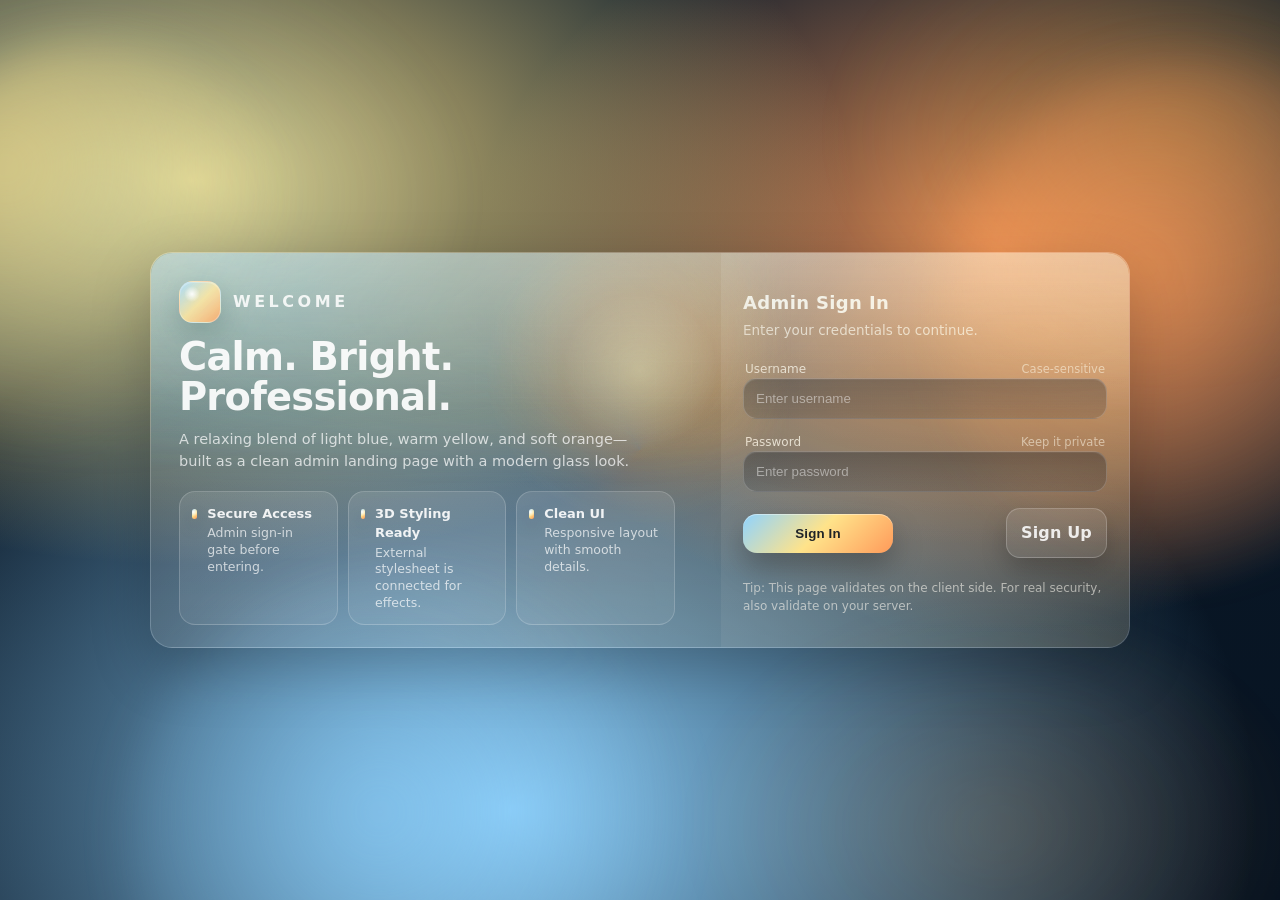
<file: index.html>
<!DOCTYPE html>
<html lang="en">
<head>
  <meta charset="UTF-8" />
  <meta name="viewport" content="width=device-width,initial-scale=1,maximum-scale=1,user-scalable=no,viewport-fit=cover" />
  <meta name="mobile-web-app-capable" content="yes" />
  <meta name="apple-mobile-web-app-capable" content="yes" />
  <title>Admin Sign In</title>

  <!-- External stylesheet for your 3D effects / professional design -->
  <link rel="stylesheet" href="style.css" />

  <style>
    :root{
      --sky: #8fd3ff;
      --sun: #ffe38a;
      --orange: #ff9a5a;
      --deep: #0b1b2b;
      --card: rgba(255,255,255,.16);
      --card2: rgba(255,255,255,.10);
      --stroke: rgba(255,255,255,.28);
      --shadow: rgba(0,0,0,.22);
      --text: rgba(255,255,255,.92);
      --muted: rgba(255,255,255,.72);
      --danger: #ff3b66;
      --ok: #22c55e;
      --focus: rgba(255,255,255,.22);
    }

    *{ box-sizing:border-box; }
    html,body{ height:100%; width:100%; }
    html{ overflow:hidden; }
    body{
      margin:0;
      font-family: ui-sans-serif, system-ui, -apple-system, Segoe UI, Roboto, Helvetica, Arial, "Apple Color Emoji","Segoe UI Emoji";
      color: var(--text);
      overflow:hidden; /* prevent panning to "outside" */
      position:relative;

      /* lock background to viewport to avoid visual "outside" on some zoom behaviors */
      background:
        radial-gradient(1200px 700px at 15% 20%, rgba(255,227,138,.95), rgba(255,227,138,0) 55%),
        radial-gradient(900px 650px at 78% 28%, rgba(255,154,90,.90), rgba(255,154,90,0) 58%),
        radial-gradient(1200px 900px at 40% 90%, rgba(143,211,255,.95), rgba(143,211,255,0) 62%),
        linear-gradient(180deg, #0b1b2b 0%, #071321 100%);
      background-attachment: fixed;
    }

    /* App viewport container: always exact screen size */
    .viewport{
      position: fixed;
      inset: 0;
      width: 100vw;
      height: 100vh;
      height: 100dvh; /* modern mobile */
      overflow: hidden;
    }

    /* soft animated background orbs */
    .orb{
      position:absolute;
      border-radius:999px;
      filter: blur(22px);
      opacity:.55;
      pointer-events:none;
      transform: translate3d(0,0,0);
      animation: drift 10s ease-in-out infinite;
      mix-blend-mode: screen;
      will-change: transform;
    }
    .orb.one{ width:420px; height:420px; left:-120px; top:40px; background: radial-gradient(circle at 30% 30%, rgba(255,227,138,1), rgba(255,227,138,0) 70%); animation-duration: 12s; }
    .orb.two{ width:520px; height:520px; right:-180px; top:60px; background: radial-gradient(circle at 40% 40%, rgba(255,154,90,1), rgba(255,154,90,0) 72%); animation-duration: 14s; animation-delay: -2s; }
    .orb.three{ width:560px; height:560px; left:10%; bottom:-220px; background: radial-gradient(circle at 45% 45%, rgba(143,211,255,1), rgba(143,211,255,0) 70%); animation-duration: 16s; animation-delay: -5s; }

    @keyframes drift{
      0%,100%{ transform: translate3d(0,0,0) scale(1); }
      50%{ transform: translate3d(18px,-14px,0) scale(1.04); }
    }

    .wrap{
      height: 100%;
      width: 100%;
      display:flex;
      align-items:center;
      justify-content:center;
      padding: 32px 18px;
      position:relative;
      z-index:1;
      overflow:hidden;
    }

    .shell{
      width:min(980px, 100%);
      display:grid;
      grid-template-columns: 1.15fr .85fr;
      gap: 18px;
      align-items:stretch;
    }

    @media (max-width: 900px){
      .shell{ grid-template-columns: 1fr; }
      .wrap{ padding: 22px 14px; }
    }

    .panel{
      border: 1px solid rgba(255,255,255,.22);
      background: linear-gradient(180deg, rgba(255,255,255,.12), rgba(255,255,255,.06));
      box-shadow: 0 20px 60px var(--shadow);
      border-radius: 22px;
      overflow:hidden;
      position:relative;
    }

    .hero{
      padding: 28px 28px 22px;
    }
    .brand{
      display:flex;
      align-items:center;
      gap:12px;
      margin-bottom: 14px;
    }
    .logo{
      width: 42px;
      height: 42px;
      border-radius: 14px;
      border: 1px solid rgba(255,255,255,.28);
      background:
        radial-gradient(12px 12px at 30% 30%, rgba(255,255,255,.95), rgba(255,255,255,0) 65%),
        linear-gradient(135deg, rgba(143,211,255,.95), rgba(255,227,138,.85), rgba(255,154,90,.9));
      box-shadow: inset 0 1px 0 rgba(255,255,255,.25), 0 10px 30px rgba(0,0,0,.22);
    }
    .brand h1{
      font-size: 16px;
      letter-spacing: .22em;
      text-transform: uppercase;
      margin:0;
      color: rgba(255,255,255,.86);
    }

    .headline{
      margin: 14px 0 10px;
      font-size: clamp(26px, 3vw, 40px);
      line-height: 1.05;
      letter-spacing: -.02em;
    }
    .sub{
      margin:0 0 18px;
      color: var(--muted);
      max-width: 52ch;
      line-height:1.55;
      font-size: 14.5px;
    }

    .highlights{
      display:grid;
      grid-template-columns: repeat(3, minmax(0,1fr));
      gap: 10px;
      margin-top: 16px;
    }
    @media (max-width: 520px){
      .highlights{ grid-template-columns: 1fr; }
    }
    .chip{
      padding: 12px 12px;
      border-radius: 16px;
      border: 1px solid rgba(255,255,255,.18);
      background: linear-gradient(180deg, rgba(255,255,255,.10), rgba(255,255,255,.06));
      display:flex;
      gap:10px;
      align-items:flex-start;
    }
    .dot{
      width: 10px;
      height: 10px;
      border-radius: 99px;
      margin-top: 5px;
      background: radial-gradient(circle at 30% 30%, rgba(255,255,255,.95), rgba(255,255,255,0) 60%),
                  linear-gradient(135deg, rgba(143,211,255,1), rgba(255,227,138,1), rgba(255,154,90,1));
      box-shadow: 0 8px 18px rgba(0,0,0,.22);
    }
    .chip b{
      display:block;
      font-size: 13px;
      margin-bottom: 2px;
      color: rgba(255,255,255,.9);
    }
    .chip span{
      display:block;
      font-size: 12.5px;
      color: rgba(255,255,255,.70);
      line-height: 1.35;
    }

    .auth{
      padding: 26px 22px 22px;
      display:flex;
      flex-direction:column;
      justify-content:center;
      background: linear-gradient(180deg, rgba(255,255,255,.10), rgba(255,255,255,.05));
    }
    .auth h2{
      margin: 0 0 4px;
      font-size: 18px;
      letter-spacing: .02em;
    }
    .auth p{
      margin: 0 0 16px;
      color: rgba(255,255,255,.70);
      font-size: 13.5px;
      line-height:1.5;
    }

    form{ display:grid; gap: 10px; }

    label{
      font-size: 12px;
      color: rgba(255,255,255,.78);
      display:flex;
      justify-content:space-between;
      align-items:center;
      gap:10px;
      margin: 4px 2px 0;
    }
    .hint{
      font-size: 11.5px;
      color: rgba(255,255,255,.55);
      user-select:none;
    }

    .field{ position:relative; }
    input{
      width:100%;
      padding: 12px 12px;
      border-radius: 14px;
      border: 1px solid rgba(255,255,255,.18);
      outline:none;
      color: rgba(255,255,255,.92);
      background: linear-gradient(180deg, rgba(15,25,38,.35), rgba(15,25,38,.15));
      box-shadow: inset 0 1px 0 rgba(255,255,255,.06);
      transition: border-color .2s ease, box-shadow .2s ease, transform .08s ease;
    }
    input::placeholder{ color: rgba(255,255,255,.45); }
    input:focus{
      border-color: rgba(255,255,255,.32);
      box-shadow: 0 0 0 6px var(--focus), inset 0 1px 0 rgba(255,255,255,.08);
    }

    .row{
      display:flex;
      gap: 10px;
      align-items:center;
      justify-content:space-between;
      margin-top: 6px;
      flex-wrap:wrap;
    }

    .btn{
      appearance:none;
      border:0;
      cursor:pointer;
      padding: 12px 14px;
      border-radius: 14px;
      font-weight: 650;
      letter-spacing: .01em;
      color: rgba(13,20,30,.92);
      background: linear-gradient(135deg, rgba(143,211,255,1), rgba(255,227,138,1), rgba(255,154,90,1));
      box-shadow: 0 14px 30px rgba(0,0,0,.28), inset 0 1px 0 rgba(255,255,255,.4);
      transition: transform .08s ease, filter .2s ease;
      min-width: 150px;
      text-align:center;
      text-decoration:none;
      display:inline-flex;
      align-items:center;
      justify-content:center;
      gap: 10px;
    }
    .btn:active{ transform: translateY(1px); }
    .btn:hover{ filter: brightness(1.03) saturate(1.05); }

    .ghost{
      background: linear-gradient(180deg, rgba(255,255,255,.10), rgba(255,255,255,.06));
      color: rgba(255,255,255,.88);
      border: 1px solid rgba(255,255,255,.20);
      box-shadow: 0 12px 26px rgba(0,0,0,.20);
      min-width: auto;
      padding: 12px 14px;
    }

    .msg{
      margin-top: 10px;
      border-radius: 14px;
      border: 1px solid rgba(255,255,255,.16);
      background: rgba(0,0,0,.16);
      padding: 10px 12px;
      font-size: 13px;
      color: rgba(255,255,255,.82);
      display:none;
    }
    .msg.show{ display:block; }
    .msg.error{ border-color: rgba(255,59,102,.35); }
    .msg.ok{ border-color: rgba(34,197,94,.35); }

    .foot{
      margin-top: 12px;
      color: rgba(255,255,255,.58);
      font-size: 12px;
      line-height:1.45;
    }

    /* subtle grid overlay */
    .grid{
      position:absolute;
      inset:0;
      pointer-events:none;
      background:
        linear-gradient(rgba(255,255,255,.06) 1px, transparent 1px),
        linear-gradient(90deg, rgba(255,255,255,.06) 1px, transparent 1px);
      background-size: 36px 36px;
      mask-image: radial-gradient(closest-side at 50% 30%, rgba(0,0,0,.9), rgba(0,0,0,0));
      opacity:.35;
    }
  </style>
</head>

<body>
  <div class="viewport" id="viewport">
    <div class="orb one"></div>
    <div class="orb two"></div>
    <div class="orb three"></div>

    <div class="wrap">
      <div class="shell panel">
        <div class="grid"></div>

        <section class="hero">
          <div class="brand">
            <div class="logo" aria-hidden="true"></div>
            <h1>Welcome</h1>
          </div>

          <h2 class="headline">Calm. Bright. Professional.</h2>
          <p class="sub">
            A relaxing blend of light blue, warm yellow, and soft orange—built as a clean admin landing page with a modern glass look.
          </p>

          <div class="highlights" aria-label="Highlights">
            <div class="chip">
              <div class="dot" aria-hidden="true"></div>
              <div>
                <b>Secure Access</b>
                <span>Admin sign-in gate before entering.</span>
              </div>
            </div>
            <div class="chip">
              <div class="dot" aria-hidden="true"></div>
              <div>
                <b>3D Styling Ready</b>
                <span>External stylesheet is connected for effects.</span>
              </div>
            </div>
            <div class="chip">
              <div class="dot" aria-hidden="true"></div>
              <div>
                <b>Clean UI</b>
                <span>Responsive layout with smooth details.</span>
              </div>
            </div>
          </div>
        </section>

        <aside class="auth" aria-label="Admin Sign In">
          <h2>Admin Sign In</h2>
          <p>Enter your credentials to continue.</p>

          <form id="loginForm" autocomplete="off">
            <div>
              <label for="username">Username <span class="hint">Case-sensitive</span></label>
              <div class="field">
                <input id="username" name="username" type="text" placeholder="Enter username" required />
              </div>
            </div>

            <div>
              <label for="password">Password <span class="hint">Keep it private</span></label>
              <div class="field">
                <input id="password" name="password" type="password" placeholder="Enter password" required />
              </div>
            </div>

            <div class="row">
              <button class="btn" type="submit" id="signInBtn">Sign In</button>
              <a class="btn ghost" href="signup.html" aria-label="Go to sign up">Sign Up</a>
            </div>

            <div id="message" class="msg" role="status" aria-live="polite"></div>

            <div class="foot">
              Tip: This page validates on the client side. For real security, also validate on your server.
            </div>
          </form>
        </aside>
      </div>
    </div>
  </div>

  <script>
    // NOTE:
    // - Desktop browser zoom cannot be fully prevented by any reliable/accessible means.
    // - On mobile, disabling zoom is done via the viewport meta tag (already set).

    // Keep the app locked to the visible viewport height on mobile (address bar changes).
    function syncViewportHeight(){
      const v = document.getElementById('viewport');
      if(!v) return;
      v.style.height = window.innerHeight + 'px';
    }
    window.addEventListener('resize', syncViewportHeight, {passive:true});
    window.addEventListener('orientationchange', syncViewportHeight, {passive:true});
    syncViewportHeight();

    // Prevent touch "rubber-band" scroll from revealing outside area.
    document.addEventListener('touchmove', (e) => {
      e.preventDefault();
    }, { passive: false });

    // Prevent CTRL/CMD + wheel zoom (best-effort on desktop).
    document.addEventListener('wheel', (e) => {
      if (e.ctrlKey || e.metaKey) e.preventDefault();
    }, { passive: false });

    // Prevent CTRL/CMD + +/-/0 zoom shortcuts (best-effort).
    document.addEventListener('keydown', (e) => {
      const k = (e.key || '').toLowerCase();
      if ((e.ctrlKey || e.metaKey) && (k === '+' || k === '=' || k === '-' || k === '0')) {
        e.preventDefault();
      }
    });

    // NOTE: Real security must be enforced server-side.
    const form = document.getElementById('loginForm');
    const msg = document.getElementById('message');

    // Obfuscated constants (not shown in the UI). This is NOT secure—only to match the requested behavior.
    const _u = String.fromCharCode(65,100,109,105,110); // "Admin"
    const _p = String.fromCharCode(77,111,114,116,97,108,64,49,50,51); // "Mortal@123"

    function showMessage(text, type){
      msg.textContent = text;
      msg.className = 'msg show ' + (type || '');
    }

    form.addEventListener('submit', (e) => {
      e.preventDefault();

      const u = document.getElementById('username').value.trim();
      const p = document.getElementById('password').value;

      if (u === _u && p === _p) {
        showMessage('Sign in successful. Redirecting…', 'ok');
        setTimeout(() => window.location.href = 'signup.html', 650);
      } else {
        showMessage('Invalid username or password.', 'error');
      }
    });
  </script>
</body>
</html>
</file>
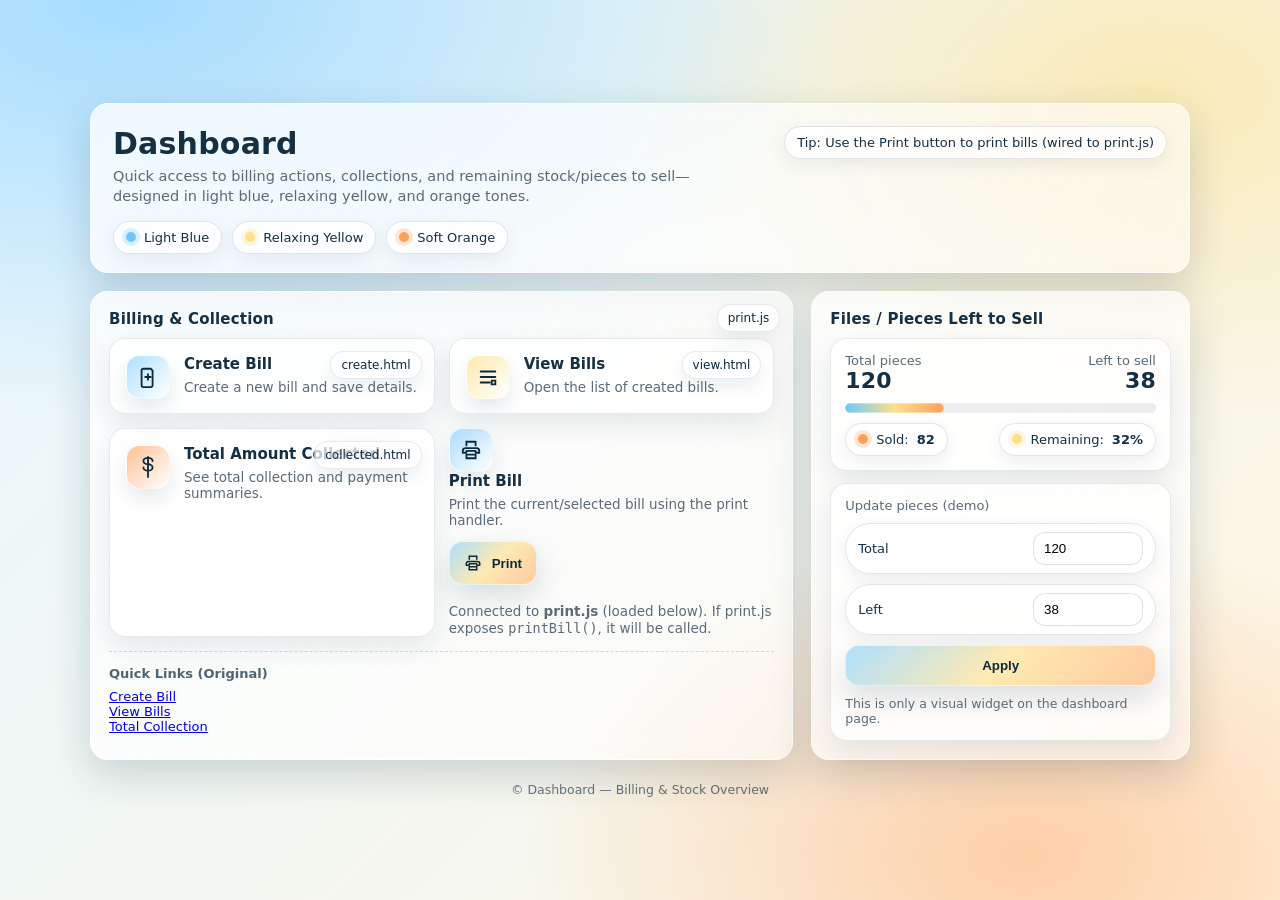
<file: dashboard.html>
<!DOCTYPE html>
<html lang="en">
<head>
  <meta charset="UTF-8" />
  <meta name="viewport" content="width=device-width, initial-scale=1"/>
  <title>Dashboard</title>
  <style>
    :root{
      --blue:#6ec6ff;         /* light blue */
      --blue-2:#e8f7ff;       /* very light blue */
      --yellow:#ffe08a;       /* relaxing yellow */
      --orange:#ff9f5a;       /* soft orange */
      --ink:#153043;
      --muted:#5b6b78;
      --card:#ffffffcc;
      --shadow: 0 14px 40px rgba(12, 46, 74, .18);
      --radius: 18px;
    }

    *{box-sizing:border-box}
    body{
      margin:0;
      font-family: ui-sans-serif, system-ui, -apple-system, Segoe UI, Roboto, Helvetica, Arial, "Apple Color Emoji", "Segoe UI Emoji";
      color:var(--ink);
      min-height:100vh;
      background:
        radial-gradient(1200px 700px at 10% 0%, rgba(110,198,255,.55), transparent 60%),
        radial-gradient(1000px 600px at 90% 10%, rgba(255,224,138,.55), transparent 55%),
        radial-gradient(900px 600px at 80% 95%, rgba(255,159,90,.45), transparent 55%),
        linear-gradient(135deg, var(--blue-2), #fff7e4);
      display:flex;
      align-items:center;
      justify-content:center;
      padding:28px;
    }

    .wrap{
      width:min(1100px, 100%);
      display:grid;
      gap:18px;
    }

    header{
      background: linear-gradient(120deg, rgba(255,255,255,.78), rgba(255,255,255,.55));
      border:1px solid rgba(255,255,255,.7);
      border-radius: var(--radius);
      box-shadow: var(--shadow);
      padding:22px 22px 18px;
      backdrop-filter: blur(10px);
    }

    .top{
      display:flex;
      align-items:flex-start;
      justify-content:space-between;
      gap:14px;
      flex-wrap:wrap;
    }

    h2{
      margin:0;
      font-weight:800;
      letter-spacing:.2px;
      font-size: clamp(22px, 2.4vw, 30px);
    }

    .subtitle{
      margin:6px 0 0;
      color:var(--muted);
      max-width:65ch;
      line-height:1.35;
      font-size: 14.5px;
    }

    .chips{
      display:flex;
      align-items:center;
      gap:10px;
      flex-wrap:wrap;
      margin-top:14px;
    }

    .chip{
      display:inline-flex;
      align-items:center;
      gap:8px;
      padding:8px 12px;
      border-radius: 999px;
      background: rgba(255,255,255,.75);
      border: 1px solid rgba(21,48,67,.12);
      color: var(--ink);
      font-size: 13px;
      box-shadow: 0 6px 18px rgba(12,46,74,.08);
      user-select:none;
    }

    .dot{
      width:10px;height:10px;border-radius:50%;
      background: var(--blue);
      box-shadow: 0 0 0 4px rgba(110,198,255,.25);
    }
    .dot.yellow{ background: var(--yellow); box-shadow: 0 0 0 4px rgba(255,224,138,.25);}
    .dot.orange{ background: var(--orange); box-shadow: 0 0 0 4px rgba(255,159,90,.25);}

    .grid{
      display:grid;
      grid-template-columns: 1.3fr .7fr;
      gap:18px;
    }

    @media (max-width: 900px){
      .grid{ grid-template-columns: 1fr; }
    }

    .panel{
      background: linear-gradient(120deg, rgba(255,255,255,.78), rgba(255,255,255,.56));
      border:1px solid rgba(255,255,255,.7);
      border-radius: var(--radius);
      box-shadow: var(--shadow);
      padding:18px;
      backdrop-filter: blur(10px);
    }

    .panel h3{
      margin:0 0 10px;
      font-size: 15px;
      letter-spacing:.2px;
    }

    .actions{
      display:grid;
      grid-template-columns: repeat(2, minmax(0,1fr));
      gap:14px;
    }

    @media (max-width: 520px){
      .actions{ grid-template-columns: 1fr; }
    }

    a.card{
      text-decoration:none;
      color:inherit;
      background: var(--card);
      border:1px solid rgba(21,48,67,.10);
      border-radius: 16px;
      padding:16px 16px 14px;
      display:flex;
      gap:14px;
      align-items:flex-start;
      box-shadow: 0 10px 26px rgba(12,46,74,.10);
      transition: transform .15s ease, box-shadow .15s ease, border-color .15s ease;
      position:relative;
      overflow:hidden;
    }
    a.card:hover{
      transform: translateY(-2px);
      box-shadow: 0 16px 34px rgba(12,46,74,.16);
      border-color: rgba(21,48,67,.16);
    }

    .icon{
      width:44px;height:44px;border-radius: 14px;
      display:grid;place-items:center;
      flex:0 0 auto;
      color:#0b2a3f;
      background: radial-gradient(circle at 30% 20%, rgba(255,255,255,.9), rgba(255,255,255,.55));
      border:1px solid rgba(255,255,255,.7);
      box-shadow: 0 10px 20px rgba(12,46,74,.10);
    }

    .icon.blue{ background: linear-gradient(135deg, rgba(110,198,255,.55), rgba(255,255,255,.6));}
    .icon.yellow{ background: linear-gradient(135deg, rgba(255,224,138,.7), rgba(255,255,255,.6));}
    .icon.orange{ background: linear-gradient(135deg, rgba(255,159,90,.65), rgba(255,255,255,.6));}

    .card h4{
      margin:0;
      font-size: 15px;
      font-weight:800;
    }
    .card p{
      margin:6px 0 0;
      color:var(--muted);
      font-size: 13.5px;
      line-height:1.25;
    }

    .badge{
      position:absolute;
      top:12px;
      right:12px;
      font-size:12px;
      color:#0e2b40;
      background: rgba(255,255,255,.75);
      border:1px solid rgba(21,48,67,.10);
      border-radius: 999px;
      padding:6px 10px;
      box-shadow: 0 8px 18px rgba(12,46,74,.08);
    }

    .stock{
      display:grid;
      gap:12px;
    }

    .stat{
      background: rgba(255,255,255,.72);
      border:1px solid rgba(21,48,67,.10);
      border-radius: 16px;
      padding:14px;
      box-shadow: 0 10px 26px rgba(12,46,74,.10);
    }

    .stat .row{
      display:flex;
      align-items:flex-end;
      justify-content:space-between;
      gap:10px;
    }

    .label{
      font-size: 13px;
      color: var(--muted);
    }

    .value{
      font-size: 22px;
      font-weight: 900;
      letter-spacing:.2px;
    }

    .bar{
      margin-top:10px;
      height:10px;
      border-radius:999px;
      background: rgba(21,48,67,.08);
      overflow:hidden;
      position:relative;
    }
    .fill{
      height:100%;
      width: 0%;
      border-radius:999px;
      background: linear-gradient(90deg, var(--blue), var(--yellow), var(--orange));
      box-shadow: inset 0 0 0 1px rgba(255,255,255,.35);
      transition: width .6s ease;
    }

    .tools{
      display:flex;
      gap:12px;
      flex-wrap:wrap;
      align-items:center;
      margin-top:12px;
    }

    button.print{
      appearance:none;
      border:none;
      cursor:pointer;
      padding:12px 14px;
      border-radius: 14px;
      font-weight: 800;
      background: linear-gradient(135deg, rgba(110,198,255,.55), rgba(255,224,138,.65), rgba(255,159,90,.55));
      color: #0b2a3f;
      box-shadow: 0 12px 28px rgba(12,46,74,.15);
      border:1px solid rgba(255,255,255,.55);
      transition: transform .15s ease, box-shadow .15s ease;
      display:inline-flex;
      align-items:center;
      gap:10px;
    }
    button.print:hover{
      transform: translateY(-1px);
      box-shadow: 0 16px 34px rgba(12,46,74,.18);
    }

    .hint{
      font-size: 12.5px;
      color: var(--muted);
      margin:0;
    }

    footer{
      color: rgba(21,48,67,.65);
      font-size: 12.5px;
      text-align:center;
      padding: 4px 0 0;
    }

    /* Inline SVG icons */
    svg{display:block}
  </style>
</head>
<body>
  <!-- Provided base code (kept, enhanced layout + styling) -->
  <div class="wrap">
    <header>
      <div class="top">
        <div>
          <h2>Dashboard</h2>
          <p class="subtitle">Quick access to billing actions, collections, and remaining stock/pieces to sell—designed in light blue, relaxing yellow, and orange tones.</p>
          <div class="chips" aria-label="Theme">
            <span class="chip"><span class="dot"></span>Light Blue</span>
            <span class="chip"><span class="dot yellow"></span>Relaxing Yellow</span>
            <span class="chip"><span class="dot orange"></span>Soft Orange</span>
          </div>
        </div>
        <div class="chip" title="Tip">Tip: Use the Print button to print bills (wired to print.js)</div>
      </div>
    </header>

    <div class="grid">
      <section class="panel" aria-label="Actions">
        <h3>Billing & Collection</h3>
        <div class="actions">
          <a class="card" href="create.html" aria-label="Create Bill">
            <span class="icon blue" aria-hidden="true">
              <svg width="22" height="22" viewBox="0 0 24 24" fill="none">
                <path d="M7 3h8l2 2v16a2 2 0 0 1-2 2H7a2 2 0 0 1-2-2V5a2 2 0 0 1 2-2Z" stroke="currentColor" stroke-width="2" />
                <path d="M9 12h6M12 9v6" stroke="currentColor" stroke-width="2" stroke-linecap="round"/>
              </svg>
            </span>
            <div>
              <h4>Create Bill</h4>
              <p>Create a new bill and save details.</p>
            </div>
            <span class="badge">create.html</span>
          </a>

          <a class="card" href="view.html" aria-label="View Bills">
            <span class="icon yellow" aria-hidden="true">
              <svg width="22" height="22" viewBox="0 0 24 24" fill="none">
                <path d="M4 6h16M4 12h16M4 18h10" stroke="currentColor" stroke-width="2" stroke-linecap="round"/>
                <path d="M16 16h4v4h-4z" stroke="currentColor" stroke-width="2"/>
              </svg>
            </span>
            <div>
              <h4>View Bills</h4>
              <p>Open the list of created bills.</p>
            </div>
            <span class="badge">view.html</span>
          </a>

          <a class="card" href="collected.html" aria-label="Total Collection">
            <span class="icon orange" aria-hidden="true">
              <svg width="22" height="22" viewBox="0 0 24 24" fill="none">
                <path d="M12 1v22" stroke="currentColor" stroke-width="2" stroke-linecap="round"/>
                <path d="M17 5.5c0-2-2.2-3.5-5-3.5s-5 1.5-5 3.5 2.2 3.5 5 3.5 5 1.5 5 3.5-2.2 3.5-5 3.5-5-1.5-5-3.5" stroke="currentColor" stroke-width="2" stroke-linecap="round" stroke-linejoin="round"/>
              </svg>
            </span>
            <div>
              <h4>Total Amount Collected</h4>
              <p>See total collection and payment summaries.</p>
            </div>
            <span class="badge">collected.html</span>
          </a>

          <div class="card" role="group" aria-label="Print Bill Option" style="cursor:default;">
            <span class="icon blue" aria-hidden="true">
              <svg width="22" height="22" viewBox="0 0 24 24" fill="none">
                <path d="M7 7V3h10v4" stroke="currentColor" stroke-width="2" stroke-linecap="round"/>
                <path d="M7 17h10v4H7z" stroke="currentColor" stroke-width="2"/>
                <path d="M6 10h12a3 3 0 0 1 3 3v2h-4v-2H7v2H3v-2a3 3 0 0 1 3-3Z" stroke="currentColor" stroke-width="2" stroke-linejoin="round"/>
              </svg>
            </span>
            <div style="flex:1;">
              <h4>Print Bill</h4>
              <p>Print the current/selected bill using the print handler.</p>
              <div class="tools">
                <button class="print" id="printBtn" type="button" aria-label="Print Bill">
                  <span aria-hidden="true">
                    <svg width="18" height="18" viewBox="0 0 24 24" fill="none">
                      <path d="M7 7V3h10v4" stroke="currentColor" stroke-width="2" stroke-linecap="round"/>
                      <path d="M7 17h10v4H7z" stroke="currentColor" stroke-width="2"/>
                      <path d="M6 10h12a3 3 0 0 1 3 3v2h-4v-2H7v2H3v-2a3 3 0 0 1 3-3Z" stroke="currentColor" stroke-width="2" stroke-linejoin="round"/>
                    </svg>
                  </span>
                  Print
                </button>
                <p class="hint">Connected to <strong>print.js</strong> (loaded below). If print.js exposes <code>printBill()</code>, it will be called.</p>
              </div>
            </div>
            <span class="badge">print.js</span>
          </div>
        </div>

        <!-- Provided code snippet (kept for "perfection") -->
        <div style="margin-top:14px; padding-top:14px; border-top:1px dashed rgba(21,48,67,.18); color:rgba(21,48,67,.75); font-size:13px;">
          <div style="font-weight:800; margin-bottom:8px;">Quick Links (Original)</div>
          <a href="create.html">Create Bill</a><br>
          <a href="view.html">View Bills</a><br>
          <a href="collected.html">Total Collection</a>
        </div>
      </section>

      <aside class="panel" aria-label="Stock / Pieces Left">
        <h3>Files / Pieces Left to Sell</h3>
        <div class="stock">
          <div class="stat">
            <div class="row">
              <div>
                <div class="label">Total pieces</div>
                <div class="value" id="totalPieces">120</div>
              </div>
              <div style="text-align:right;">
                <div class="label">Left to sell</div>
                <div class="value" id="leftPieces">38</div>
              </div>
            </div>
            <div class="bar" aria-label="Remaining pieces progress">
              <div class="fill" id="progressFill"></div>
            </div>
            <div style="display:flex; justify-content:space-between; margin-top:10px; gap:10px; flex-wrap:wrap;">
              <div class="chip" title="Sold = Total - Left"><span class="dot orange"></span>Sold: <strong id="soldPieces">82</strong></div>
              <div class="chip"><span class="dot yellow"></span>Remaining: <strong id="remainPercent">0%</strong></div>
            </div>
          </div>

          <div class="stat">
            <div class="label" style="margin-bottom:10px;">Update pieces (demo)</div>
            <div style="display:grid; grid-template-columns: 1fr; gap:10px;">
              <label class="chip" style="justify-content:space-between;">
                <span>Total</span>
                <input id="totalInput" type="number" min="0" value="120" style="width:110px; padding:8px 10px; border-radius:12px; border:1px solid rgba(21,48,67,.14); outline:none;">
              </label>
              <label class="chip" style="justify-content:space-between;">
                <span>Left</span>
                <input id="leftInput" type="number" min="0" value="38" style="width:110px; padding:8px 10px; border-radius:12px; border:1px solid rgba(21,48,67,.14); outline:none;">
              </label>
              <button type="button" class="print" id="applyStock" style="justify-content:center;">
                Apply
              </button>
              <p class="hint" style="margin:0;">This is only a visual widget on the dashboard page.</p>
            </div>
          </div>
        </div>
      </aside>
    </div>

    <footer>© Dashboard — Billing & Stock Overview</footer>
  </div>

  <!-- Connect print option with file print.js -->
  <script src="print.js"></script>

  <script>
    function clamp(n, min, max){ return Math.max(min, Math.min(max, n)); }

    function updateStock(total, left){
      total = Number.isFinite(total) ? total : 0;
      left = Number.isFinite(left) ? left : 0;
      total = Math.max(0, total);
      left = clamp(left, 0, total);

      const sold = Math.max(0, total - left);
      const remainingPct = total === 0 ? 0 : Math.round((left / total) * 100);
      const fillPct = total === 0 ? 0 : (left / total) * 100;

      document.getElementById('totalPieces').textContent = total;
      document.getElementById('leftPieces').textContent = left;
      document.getElementById('soldPieces').textContent = sold;
      document.getElementById('remainPercent').textContent = remainingPct + "%";
      document.getElementById('progressFill').style.width = fillPct + "%";
    }

    // Initialize
    updateStock(120, 38);

    document.getElementById('applyStock').addEventListener('click', function(){
      const total = parseInt(document.getElementById('totalInput').value, 10);
      const left = parseInt(document.getElementById('leftInput').value, 10);
      updateStock(Number.isFinite(total) ? total : 0, Number.isFinite(left) ? left : 0);
    });

    // Print button integration:
    // If print.js defines window.printBill(), we call it.
    // Otherwise fallback to window.print().
    document.getElementById('printBtn').addEventListener('click', function(){
      try{
        if (typeof window.printBill === 'function'){
          window.printBill();
        } else {
          window.print();
        }
      } catch (e){
        window.print();
      }
    });
  </script>
</body>
</html>
</file>
<file: style.css>
/****************************************************
  THEME: Light Blue + Relaxing Yellow + Orange
  STYLE: Professional 3D surfaces, moving textures,
         soft shadows, interactive pointer/touch,
         sign-up button "moves forward" on click.
****************************************************/

/* ------------------------------
   1) Design Tokens / Theme Vars
------------------------------ */
:root{
  /* Brand palette */
  --c-sky-50:  #f3fbff;
  --c-sky-100: #e6f6ff;
  --c-sky-200: #c7ebff;
  --c-sky-400: #4db8ff;
  --c-sky-600: #1b86d6;

  --c-sun-200: #ffeaa6; /* relaxing yellow */
  --c-sun-400: #ffd34f;

  --c-orange-400:#ff9a3d;
  --c-orange-600:#ff7a18;

  /* Neutral / text */
  --c-ink-900: #0b1b2a;
  --c-ink-700: #20364a;
  --c-ink-500: #476074;

  /* Surface & shadows */
  --surface: color-mix(in srgb, white 86%, var(--c-sky-100));
  --surface-2: color-mix(in srgb, white 78%, var(--c-sky-200));
  --glass: color-mix(in srgb, white 82%, var(--c-sky-100));
  --border: color-mix(in srgb, var(--c-sky-200) 70%, white);
  --shadow-1: 0 10px 30px rgba(7, 31, 55, 0.10);
  --shadow-2: 0 16px 46px rgba(7, 31, 55, 0.14);
  --shadow-inset: inset 0 1px 0 rgba(255,255,255,0.7);

  /* 3D depth */
  --elev-1: translate3d(0, -2px, 0);
  --elev-2: translate3d(0, -6px, 0);

  /* Motion */
  --ease-out: cubic-bezier(.16, 1, .3, 1);
  --ease-soft: cubic-bezier(.2, .8, .2, 1);
  --dur-1: 160ms;
  --dur-2: 300ms;
  --dur-3: 900ms;

  /* Focus ring */
  --ring: 0 0 0 3px color-mix(in srgb, var(--c-sky-400) 45%, transparent);

  /* Pointer glow */
  --pointer-glow: radial-gradient(
    220px 220px at var(--px, 50%) var(--py, 30%),
    color-mix(in srgb, var(--c-sun-200) 65%, transparent) 0%,
    color-mix(in srgb, var(--c-orange-400) 25%, transparent) 35%,
    transparent 70%
  );

  /* Background animated texture */
  --bg-texture: 
    radial-gradient(1400px 900px at 12% 18%,
      color-mix(in srgb, var(--c-sky-200) 55%, transparent) 0%,
      transparent 55%),
    radial-gradient(1100px 720px at 88% 10%,
      color-mix(in srgb, var(--c-sun-200) 50%, transparent) 0%,
      transparent 55%),
    radial-gradient(900px 600px at 78% 86%,
      color-mix(in srgb, var(--c-orange-400) 35%, transparent) 0%,
      transparent 55%),
    linear-gradient(180deg, var(--c-sky-50) 0%, var(--c-sky-100) 42%, #ffffff 100%);
}

/* Respect user motion preferences */
@media (prefers-reduced-motion: reduce){
  :root{ --dur-3: 1ms; }
  *{ animation-duration: 1ms !important; animation-iteration-count: 1 !important; transition-duration: 1ms !important; scroll-behavior: auto !important; }
}

/* ------------------------------
   2) Base / Reset-ish
------------------------------ */
*,
*::before,
*::after{ box-sizing: border-box; }

html, body{ height: 100%; }

body{
  margin: 0;
  color: var(--c-ink-900);
  background: var(--bg-texture);
  font-family: ui-sans-serif, system-ui, -apple-system, Segoe UI, Roboto, Helvetica, Arial, "Apple Color Emoji", "Segoe UI Emoji";
  line-height: 1.5;
  overflow-x: hidden;
}

/* Subtle animated parallax texture layer */
body::before{
  content: "";
  position: fixed;
  inset: -20%;
  pointer-events: none;
  z-index: -2;
  background:
    radial-gradient(700px 500px at 20% 30%, rgba(77, 184, 255, 0.25), transparent 55%),
    radial-gradient(600px 420px at 80% 25%, rgba(255, 211, 79, 0.24), transparent 60%),
    radial-gradient(520px 380px at 70% 80%, rgba(255, 154, 61, 0.18), transparent 62%);
  filter: blur(18px) saturate(1.06);
  transform: translate3d(0,0,0);
  animation: bgFloat var(--dur-3) var(--ease-soft) infinite alternate;
  opacity: 0.85;
}

@keyframes bgFloat{
  0%   { transform: translate3d(-1.5%, -1.2%, 0) scale(1.02); }
  100% { transform: translate3d( 1.6%,  1.4%, 0) scale(1.05); }
}

/* Optional: add class .texture-3d to a main wrapper for extra depth */
.texture-3d{
  position: relative;
  isolation: isolate;
  perspective: 900px;
  transform-style: preserve-3d;
}

a{
  color: var(--c-sky-600);
  text-decoration: none;
  text-underline-offset: 3px;
}
a:hover{ text-decoration: underline; }

/* ------------------------------
   3) Layout helpers
------------------------------ */
.container{
  width: min(1120px, calc(100% - 2rem));
  margin-inline: auto;
}

.section{
  padding: clamp(2.5rem, 4vw, 4.25rem) 0;
}

.stack > * + *{ margin-top: 1rem; }

/* ------------------------------
   4) 3D Cards / Panels (Professional)
------------------------------ */
.panel{
  position: relative;
  background: linear-gradient(180deg, var(--glass), color-mix(in srgb, var(--surface) 92%, white));
  border: 1px solid var(--border);
  border-radius: 18px;
  box-shadow: var(--shadow-1), var(--shadow-inset);
  overflow: clip;
  transform: translateZ(0);
  transition: transform var(--dur-2) var(--ease-out), box-shadow var(--dur-2) var(--ease-out), border-color var(--dur-2) var(--ease-out);
}

/* Animated texture overlay + pointer glow (set --px/--py via JS for true pointer tracking) */
.panel::before{
  content:"";
  position:absolute;
  inset:-1px;
  background:
    var(--pointer-glow),
    radial-gradient(1200px 420px at 10% 0%, rgba(77, 184, 255, 0.24), transparent 60%),
    radial-gradient(900px 360px at 90% 20%, rgba(255, 211, 79, 0.18), transparent 60%),
    conic-gradient(from 210deg at 50% 50%,
      rgba(255,154,61,0.12),
      rgba(77,184,255,0.12),
      rgba(255,211,79,0.10),
      rgba(255,154,61,0.12));
  background-blend-mode: screen, normal, normal, soft-light;
  opacity: 0.65;
  filter: blur(0px) saturate(1.05);
  transform: translate3d(0,0,0);
  animation: panelSheen 8s var(--ease-soft) infinite alternate;
  pointer-events: none;
}

@keyframes panelSheen{
  0%   { transform: translate3d(-1.2%, -0.6%, 0) scale(1.02); filter: saturate(1.02) brightness(1.0); }
  100% { transform: translate3d( 1.2%,  0.8%, 0) scale(1.04); filter: saturate(1.10) brightness(1.02); }
}

.panel::after{
  content:"";
  position:absolute;
  inset: 0;
  pointer-events: none;
  border-radius: inherit;
  background: linear-gradient(180deg, rgba(255,255,255,0.55), transparent 40%);
  mix-blend-mode: overlay;
  opacity: 0.55;
}

.panel:hover{
  transform: translate3d(0, -4px, 0);
  box-shadow: var(--shadow-2), var(--shadow-inset);
  border-color: color-mix(in srgb, var(--c-sky-200) 82%, white);
}

.panel:focus-within{
  box-shadow: var(--shadow-2), var(--shadow-inset), var(--ring);
}

/* ------------------------------
   5) Typography (Landing page feel)
------------------------------ */
.h1{
  font-size: clamp(2rem, 3.2vw, 3.25rem);
  line-height: 1.1;
  letter-spacing: -0.02em;
  margin: 0;
}

.lead{
  font-size: clamp(1.05rem, 1.3vw, 1.2rem);
  color: var(--c-ink-700);
  margin: 0;
}

/* Gradient accent text */
.accent{
  background: linear-gradient(90deg, var(--c-sky-600), var(--c-orange-600));
  -webkit-background-clip: text;
  background-clip: text;
  color: transparent;
}

/* ------------------------------
   6) Buttons (3D + forward on click)
------------------------------ */
.btn{
  --btn-bg: linear-gradient(180deg, color-mix(in srgb, white 35%, var(--c-sky-400)), var(--c-sky-600));
  --btn-shadow: 0 14px 30px rgba(27, 134, 214, 0.22);
  --btn-edge: rgba(255,255,255,0.35);

  display: inline-flex;
  align-items: center;
  justify-content: center;
  gap: .55rem;

  padding: 0.85rem 1.1rem;
  border-radius: 14px;
  border: 1px solid color-mix(in srgb, var(--c-sky-600) 42%, white);
  background: var(--btn-bg);
  color: white;
  font-weight: 700;
  letter-spacing: 0.01em;

  box-shadow: var(--btn-shadow), inset 0 1px 0 rgba(255,255,255,0.35);
  transform: translate3d(0,0,0);
  transition:
    transform var(--dur-1) var(--ease-out),
    box-shadow var(--dur-1) var(--ease-out),
    filter var(--dur-1) var(--ease-out);
  cursor: pointer;
  user-select: none;
  -webkit-tap-highlight-color: transparent;
  touch-action: manipulation;
}

.btn:hover{
  transform: translate3d(0,-3px,0);
  filter: brightness(1.02) saturate(1.05);
  box-shadow: 0 18px 44px rgba(27, 134, 214, 0.26), inset 0 1px 0 rgba(255,255,255,0.38);
}

.btn:focus-visible{
  outline: none;
  box-shadow: var(--btn-shadow), inset 0 1px 0 rgba(255,255,255,0.35), var(--ring);
}

/* Primary "Sign Up" button (warm highlight) */
.btn--signup{
  --btn-bg: linear-gradient(180deg, color-mix(in srgb, white 20%, var(--c-orange-400)), var(--c-orange-600));
  --btn-shadow: 0 16px 42px rgba(255, 122, 24, 0.28);
  border-color: color-mix(in srgb, var(--c-orange-600) 55%, white);
}

/* Forward movement on click: translateZ + slight scale for depth */
.btn:active{
  transform: translate3d(0, 0, 26px) scale(1.02);
  box-shadow: 0 10px 26px rgba(7, 31, 55, 0.16), inset 0 1px 0 rgba(255,255,255,0.28);
}

/* Optional: a subtle “press” ripple for touch/click */
.btn{
  position: relative;
  overflow: hidden;
}
.btn::after{
  content:"";
  position:absolute;
  inset:auto;
  width: 12px;
  height: 12px;
  border-radius: 999px;
  left: var(--rx, 50%);
  top: var(--ry, 50%);
  transform: translate(-50%, -50%) scale(0);
  background: radial-gradient(circle, rgba(255,255,255,0.55), rgba(255,255,255,0.0) 70%);
  opacity: 0;
  pointer-events:none;
}
.btn:active::after{
  opacity: 1;
  transform: translate(-50%, -50%) scale(18);
  transition: transform 520ms var(--ease-out), opacity 900ms var(--ease-out);
}

/* ------------------------------
   7) Inputs (glassy, clean)
------------------------------ */
.input{
  width: 100%;
  padding: 0.9rem 1rem;
  border-radius: 14px;
  border: 1px solid var(--border);
  background: linear-gradient(180deg, rgba(255,255,255,0.84), rgba(255,255,255,0.68));
  box-shadow: 0 8px 22px rgba(7, 31, 55, 0.08), inset 0 1px 0 rgba(255,255,255,0.7);
  color: var(--c-ink-900);
  transition: box-shadow var(--dur-2) var(--ease-out), border-color var(--dur-2) var(--ease-out), transform var(--dur-2) var(--ease-out);
  outline: none;
}

.input::placeholder{ color: color-mix(in srgb, var(--c-ink-500) 78%, white); }

.input:focus{
  border-color: color-mix(in srgb, var(--c-sky-400) 60%, white);
  box-shadow: 0 12px 34px rgba(27, 134, 214, 0.14), inset 0 1px 0 rgba(255,255,255,0.7), var(--ring);
  transform: translate3d(0,-1px,0);
}

/* ------------------------------
   8) Pointer / Touch stylish effect
   - Requires optional JS to update CSS vars:
     --px/--py (panel) and --rx/--ry (button ripple)
------------------------------ */
.pointer-sheen{
  position: relative;
}
.pointer-sheen::before{
  content:"";
  position:absolute;
  inset:-1px;
  border-radius: inherit;
  pointer-events:none;
  background: var(--pointer-glow);
  opacity: 0;
  transition: opacity var(--dur-2) var(--ease-out);
  mix-blend-mode: screen;
}
.pointer-sheen:hover::before,
.pointer-sheen:focus-within::before{
  opacity: 0.9;
}

/* ------------------------------
   9) Example hero background helper
------------------------------ */
.hero{
  position: relative;
  padding: clamp(3rem, 6vw, 5.5rem) 0;
}

.hero::after{
  content:"";
  position:absolute;
  inset: -20% -10% auto -10%;
  height: 70%;
  z-index: -1;
  background:
    radial-gradient(900px 520px at 30% 50%, rgba(77, 184, 255, 0.22), transparent 65%),
    radial-gradient(700px 440px at 70% 40%, rgba(255, 211, 79, 0.18), transparent 62%),
    radial-gradient(520px 380px at 80% 70%, rgba(255, 154, 61, 0.16), transparent 62%);
  filter: blur(18px);
  transform: translate3d(0,0,0);
  animation: heroDrift 10s var(--ease-soft) infinite alternate;
  opacity: 0.9;
}

@keyframes heroDrift{
  0%   { transform: translate3d(-1%, -0.5%, 0) scale(1.02); }
  100% { transform: translate3d( 1%,  0.8%, 0) scale(1.06); }
}

/* ------------------------------
   10) Utilities
------------------------------ */
.shadow-soft{ box-shadow: var(--shadow-1); }
.rounded-xl{ border-radius: 18px; }
.border{ border: 1px solid var(--border); }
.muted{ color: var(--c-ink-700); }

/* Accessible selection */
::selection{
  background: color-mix(in srgb, var(--c-sun-200) 70%, white);
  color: var(--c-ink-900);
}
</file>
